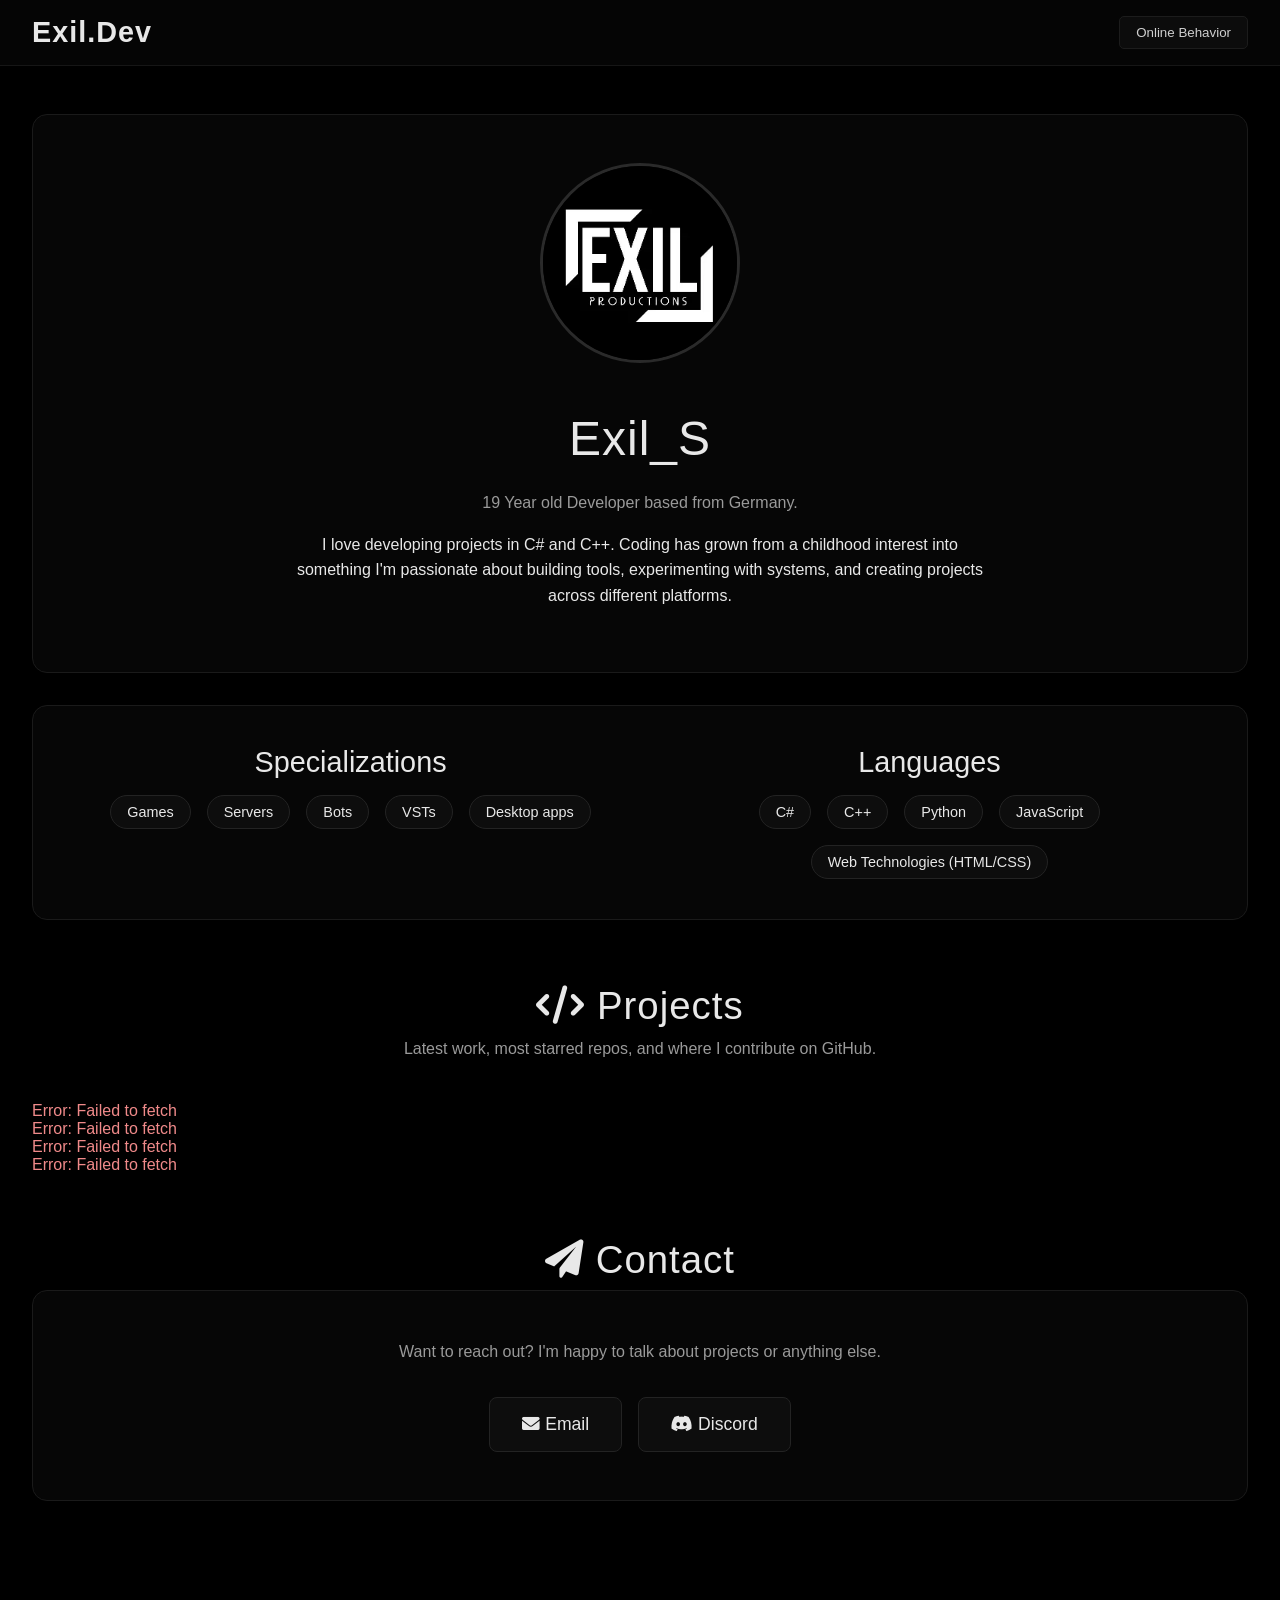
<file: index.html>
<!DOCTYPE html>
<html lang="en">
<head>
    <meta charset="UTF-8" />
    <meta name="viewport" content="width=device-width, initial-scale=1.0" />
    <title>Exil.Dev</title>
    <link rel="stylesheet" href="https://cdnjs.cloudflare.com/ajax/libs/font-awesome/6.0.0/css/all.min.css" />
    <link rel="stylesheet" href="css/style.css" />
</head>
<body>

    <header>
        <h1>Exil.Dev</h1>
        <nav>
            <button onclick="window.location.href='onlinebehavior/'">Online Behavior</button>
        </nav>
    </header>

    <main>
        <section id="about" class="active">
            <div class="profile">
                <img src="Content/ProfilePicture.webp" alt="Profile Picture" />
                <div class="profile-info">
                    <h2>Exil_S</h2>
                    <p>19 Year old Developer based from Germany.</p>
                    <p>I love developing projects in C# and C++. Coding has grown from a childhood interest into something I'm passionate about building tools, experimenting with systems, and creating projects across different platforms.</p>
                </div>
            </div>
            <div class="cards boxes">
                <div class="specializations">
                    <h3>Specializations</h3>
                    <ul>
                        <li>Games</li>
                        <li>Servers</li>
                        <li>Bots</li>
                        <li>VSTs</li>
                        <li>Desktop apps</li>
                    </ul>
                </div>
                <div class="languages">
                    <h3>Languages</h3>
                    <ul>
                        <li>C#</li>
                        <li>C++</li>
                        <li>Python</li>
                        <li>JavaScript</li>
                        <li>Web Technologies (HTML/CSS)</li>
                    </ul>
                </div>
            </div>
        </section>

        <section id="projects">
            <h2 class="section-title"><i class="fas fa-code"></i> Projects</h2>
            <p class="section-subtitle">Latest work, most starred repos, and where I contribute on GitHub.</p>
            <div id="stats-content"></div>
            <div id="project-content"></div>
            <div id="starred-content"></div>
            <div id="contributed-content"></div>
        </section>

        <section id="contact">
            <h2 class="section-title"><i class="fas fa-paper-plane"></i> Contact</h2>
            <div class="contact-container">
                <p class="section-subtitle">Want to reach out? I'm happy to talk about projects or anything else.</p>
                <div class="contact">
                    <a id="email-link"><i class="fas fa-envelope"></i> Email</a>
                    <a href="https://discord.gg/yjyvpDHPck" target="_blank"><i class="fab fa-discord"></i> Discord</a>
                </div>
            </div>
        </section>
    </main>

    <script src="js/main.js"></script>
    <script src="js/repos.js"></script>

</body>
</html>
</file>
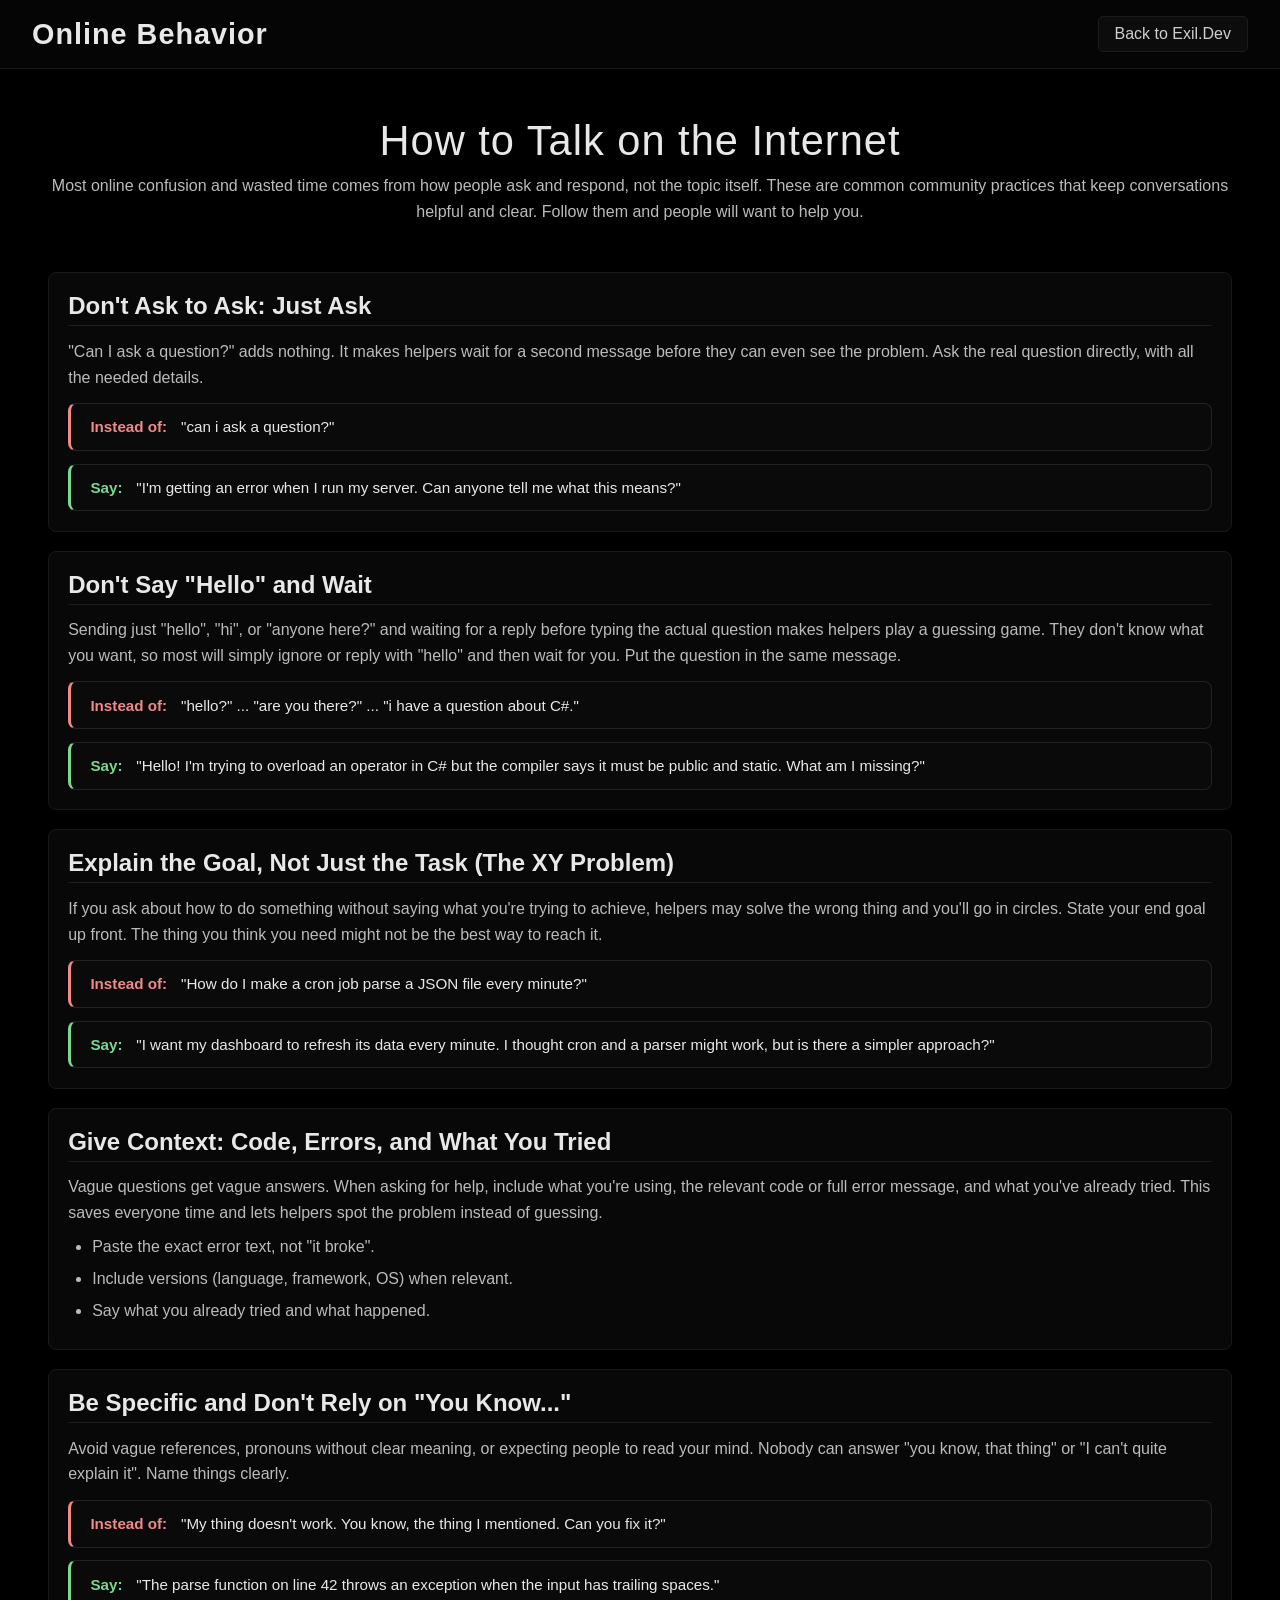
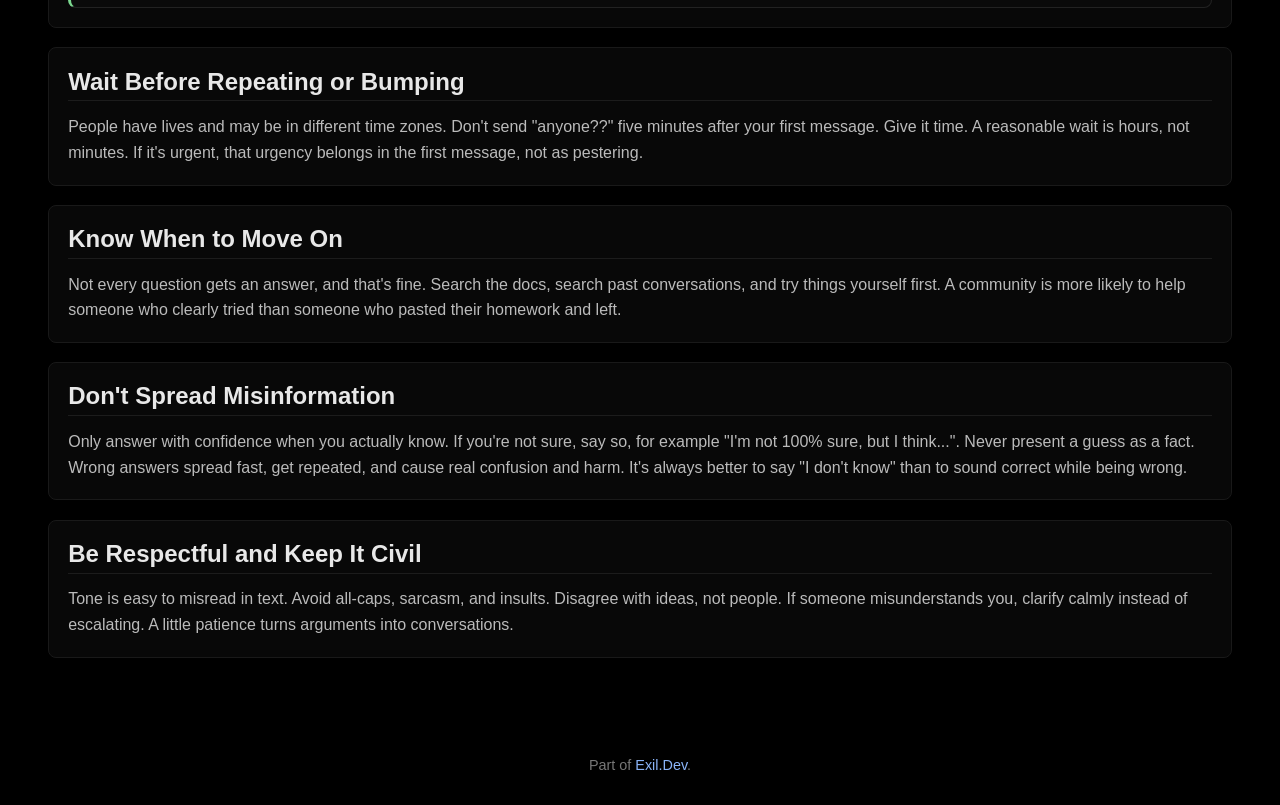
<file: onlinebehavior/index.html>
<!DOCTYPE html>
<html lang="en">
<head>
<meta charset="UTF-8">
<meta name="viewport" content="width=device-width, initial-scale=1.0">
<title>Online Behavior · Exil.Dev</title>
<style>
    * { margin: 0; padding: 0; box-sizing: border-box; font-family: 'Segoe UI', sans-serif; }

    :root { color-scheme: dark; }

    body {
        background: #000;
        color: #e8e8e8;
        min-height: 100vh;
    }

    header {
        background: #050505;
        border-bottom: 1px solid #161616;
        padding: 1rem 2rem;
        display: flex;
        align-items: center;
        justify-content: space-between;
        position: sticky;
        top: 0;
        z-index: 100;
    }

    header h1 { font-size: 1.8rem; letter-spacing: 1px; }

    nav {
        display: flex;
        gap: 0.5rem;
    }

    nav a {
        background: #0c0c0c;
        border: 1px solid #1c1c1c;
        color: #cfcfcf;
        padding: 0.5rem 1rem;
        cursor: pointer;
        border-radius: 5px;
        transition: 0.2s all;
        text-decoration: none;
    }

    nav a:hover { background: #191919; color: #fff; border-color: #333; }

    main { padding: 3rem; max-width: 1400px; margin: auto; }

    h2 {
        font-size: 2.6rem;
        font-weight: 300;
        letter-spacing: 1px;
        text-align: center;
        margin-bottom: 0.5rem;
    }

    .subtitle {
        text-align: center;
        color: #bbb;
        line-height: 1.6;
        margin-bottom: 3rem;
    }

    .rule {
        background: #080808;
        border: 1px solid #191919;
        padding: 1.2rem;
        border-radius: 8px;
        margin-bottom: 1.2rem;
    }

    .rule h3 {
        font-size: 1.5rem;
        margin-bottom: 0.8rem;
        border-bottom: 1px solid #1c1c1c;
        padding-bottom: 0.3rem;
    }

    .rule p, .rule li { line-height: 1.6; color: #bbb; }
    .rule ul { padding-left: 1.5rem; margin-top: 0.5rem; }
    .rule li { margin-bottom: 0.4rem; }

    .good { color: #7bd88f; font-weight: 600; }
    .bad { color: #f08a8a; font-weight: 600; }

    .example {
        background: #0a0a0a;
        border: 1px solid #222;
        border-radius: 8px;
        padding: 0.9rem 1.2rem;
        margin-top: 0.8rem;
        font-size: 0.95rem;
    }

    .example .label { margin-right: 0.6rem; font-weight: 600; }
    .example.bad-example { border-left: 3px solid #f08a8a; }
    .example.good-example { border-left: 3px solid #7bd88f; }

    footer {
        text-align: center;
        padding: 2rem;
        color: #777;
        font-size: 0.9rem;
    }

    footer a { color: #8ab4f8; text-decoration: none; }
    footer a:hover { text-decoration: underline; }

    @media(max-width: 768px) {
        main { padding: 2rem 1rem; }
        .subtitle { margin-bottom: 2rem; }
        header { flex-direction: column; gap: 0.5rem; text-align: center; }
        nav { flex-wrap: wrap; justify-content: center; }
    }
</style>
</head>
<body>

<header>
    <h1>Online Behavior</h1>
    <nav>
        <a href="/">Back to Exil.Dev</a>
    </nav>
</header>

<main>

    <h2>How to Talk on the Internet</h2>
    <p class="subtitle">Most online confusion and wasted time comes from how people ask and respond, not the topic itself. These are common community practices that keep conversations helpful and clear. Follow them and people will want to help you.</p>

    <div class="rule">
        <h3>Don't Ask to Ask: Just Ask</h3>
        <p>"Can I ask a question?" adds nothing. It makes helpers wait for a second message before they can even see the problem. Ask the real question directly, with all the needed details.</p>
        <div class="example bad-example"><span class="label bad">Instead of:</span> "can i ask a question?"</div>
        <div class="example good-example"><span class="label good">Say:</span> "I'm getting an error when I run my server. Can anyone tell me what this means?"</div>
    </div>

    <div class="rule">
        <h3>Don't Say "Hello" and Wait</h3>
        <p>Sending just "hello", "hi", or "anyone here?" and waiting for a reply before typing the actual question makes helpers play a guessing game. They don't know what you want, so most will simply ignore or reply with "hello" and then wait for you. Put the question in the same message.</p>
        <div class="example bad-example"><span class="label bad">Instead of:</span> "hello?" ... "are you there?" ... "i have a question about C#."</div>
        <div class="example good-example"><span class="label good">Say:</span> "Hello! I'm trying to overload an operator in C# but the compiler says it must be public and static. What am I missing?"</div>
    </div>

    <div class="rule">
        <h3>Explain the Goal, Not Just the Task (The XY Problem)</h3>
        <p>If you ask about how to do something without saying what you're trying to achieve, helpers may solve the wrong thing and you'll go in circles. State your end goal up front. The thing you think you need might not be the best way to reach it.</p>
        <div class="example bad-example"><span class="label bad">Instead of:</span> "How do I make a cron job parse a JSON file every minute?"</div>
        <div class="example good-example"><span class="label good">Say:</span> "I want my dashboard to refresh its data every minute. I thought cron and a parser might work, but is there a simpler approach?"</div>
    </div>

    <div class="rule">
        <h3>Give Context: Code, Errors, and What You Tried</h3>
        <p>Vague questions get vague answers. When asking for help, include what you're using, the relevant code or full error message, and what you've already tried. This saves everyone time and lets helpers spot the problem instead of guessing.</p>
        <ul>
            <li>Paste the exact error text, not "it broke".</li>
            <li>Include versions (language, framework, OS) when relevant.</li>
            <li>Say what you already tried and what happened.</li>
        </ul>
    </div>

    <div class="rule">
        <h3>Be Specific and Don't Rely on "You Know..."</h3>
        <p>Avoid vague references, pronouns without clear meaning, or expecting people to read your mind. Nobody can answer "you know, that thing" or "I can't quite explain it". Name things clearly.</p>
        <div class="example bad-example"><span class="label bad">Instead of:</span> "My thing doesn't work. You know, the thing I mentioned. Can you fix it?"</div>
        <div class="example good-example"><span class="label good">Say:</span> "The parse function on line 42 throws an exception when the input has trailing spaces."</div>
    </div>

    <div class="rule">
        <h3>Wait Before Repeating or Bumping</h3>
        <p>People have lives and may be in different time zones. Don't send "anyone??" five minutes after your first message. Give it time. A reasonable wait is hours, not minutes. If it's urgent, that urgency belongs in the first message, not as pestering.</p>
    </div>

    <div class="rule">
        <h3>Know When to Move On</h3>
        <p>Not every question gets an answer, and that's fine. Search the docs, search past conversations, and try things yourself first. A community is more likely to help someone who clearly tried than someone who pasted their homework and left.</p>
    </div>

    <div class="rule">
        <h3>Don't Spread Misinformation</h3>
        <p>Only answer with confidence when you actually know. If you're not sure, say so, for example "I'm not 100% sure, but I think...". Never present a guess as a fact. Wrong answers spread fast, get repeated, and cause real confusion and harm. It's always better to say "I don't know" than to sound correct while being wrong.</p>
    </div>

    <div class="rule">
        <h3>Be Respectful and Keep It Civil</h3>
        <p>Tone is easy to misread in text. Avoid all-caps, sarcasm, and insults. Disagree with ideas, not people. If someone misunderstands you, clarify calmly instead of escalating. A little patience turns arguments into conversations.</p>
    </div>

</main>

<footer>
    <p>Part of <a href="/">Exil.Dev</a>.</p>
</footer>

</body>
</html>
</file>
<file: css/style.css>
* { margin: 0; padding: 0; box-sizing: border-box; font-family: 'Segoe UI', sans-serif; }

:root { color-scheme: dark; }

html { scroll-behavior: smooth; }

body {
    background: #000;
    color: #e8e8e8;
    min-height: 100vh;
}

header {
    background: #050505;
    border-bottom: 1px solid #161616;
    padding: 1rem 2rem;
    display: flex;
    align-items: center;
    justify-content: space-between;
    position: sticky;
    top: 0;
    z-index: 100;
}

header h1 { font-size: 1.8rem; letter-spacing: 1px; }

nav {
    display: flex;
    gap: 0.5rem;
}

nav button {
    background: #0c0c0c;
    border: 1px solid #1c1c1c;
    color: #cfcfcf;
    padding: 0.5rem 1rem;
    cursor: pointer;
    border-radius: 5px;
    transition: 0.2s all;
}

<nav button:hover { background: #191919; color: #fff; border-color: #333; }

@media(max-width: 768px) {
    nav { flex-wrap: wrap; justify-content: center; }
}

main { padding: 3rem 2rem; max-width: 1400px; margin: auto; }

section { display: block; scroll-margin-top: 90px; margin-bottom: 4rem; }
section.active { display: block; }

@keyframes fadeIn { from { opacity: 0; transform: translateY(10px); } to { opacity: 1; transform: translateY(0); } }
section { animation: fadeIn 0.3s ease-in-out; }

.section-title {
    font-size: 2.4rem;
    font-weight: 300;
    letter-spacing: 1px;
    text-align: center;
    margin-bottom: 0.5rem;
}

.section-subtitle {
    text-align: center;
    color: #9a9a9a;
    line-height: 1.6;
    margin-bottom: 2.5rem;
    max-width: 700px;
    margin-left: auto;
    margin-right: auto;
}

.section-subtitle code { color: #e8e8e8; background: #0d0d0d; padding: 0.1rem 0.4rem; border-radius: 4px; }

.cards { background: #060606; border: 1px solid #1a1a1a; border-radius: 15px; }

.profile {
    display: flex;
    flex-direction: column;
    align-items: center;
    text-align: center;
    gap: 2rem;
    background: #060606;
    border: 1px solid #1a1a1a;
    padding: 3rem 2rem;
    border-radius: 15px;
    margin-bottom: 2rem;
    box-shadow: 0 4px 30px rgba(0,0,0,0.6);
}

.profile img { width: 200px; height: 200px; border-radius: 50%; object-fit: cover; border: 3px solid #2a2a2a; margin-bottom: 1rem; }

.profile-info h2 { font-size: 3rem; margin-bottom: 1.5rem; font-weight: 300; letter-spacing: 1px; }
.profile-info p { margin-bottom: 1rem; line-height: 1.6; max-width: 700px; }
.profile-info p:first-of-type { color: #9a9a9a; }

.boxes {
    display: grid;
    grid-template-columns: repeat(auto-fit, minmax(280px, 1fr));
    gap: 1.5rem;
    padding: 2.5rem;
    margin-bottom: 2rem;
}

.specializations, .languages {
    text-align: center;
}

.specializations h3, .languages h3 { font-size: 1.8rem; margin-bottom: 1rem; font-weight: 300; }
.specializations ul, .languages ul { list-style: none; display: flex; flex-wrap: wrap; justify-content: center; gap: 1rem; }
.specializations ul li, .languages ul li { background: #0d0d0d; border: 1px solid #232323; padding: 0.5rem 1rem; border-radius: 20px; font-size: 0.9rem; }

/* ---- Sets ---- */

.sets-grid { display: grid; grid-template-columns: repeat(auto-fit, minmax(300px, 1fr)); gap: 1rem; }

.set-card {
    background: #080808;
    border: 1px solid #191919;
    border-radius: 10px;
    padding: 1.2rem;
    display: flex;
    flex-direction: column;
    gap: 1rem;
    transition: border-color 0.2s;
}

.set-card:hover { border-color: #2e2e2e; }

.set-cover {
    width: 100%;
    aspect-ratio: 1 / 1;
    object-fit: cover;
    border-radius: 6px;
    border: 1px solid #191919;
}

.set-card h4 { font-size: 1.2rem; }
.set-card .set-desc { color: #9a9a9a; font-size: 0.9rem; }
.set-card audio { width: 100%; }
.set-card button {
    background: #0d0d0d;
    border: 1px solid #232323;
    color: #e8e8e8;
    padding: 0.5rem 1rem;
    border-radius: 6px;
    cursor: pointer;
    transition: 0.2s all;
    align-self: flex-start;
}

.set-card button:hover { background: #1a1a1a; border-color: #3a3a3a; }

.hint { color: #8a8a8a; text-align: center; padding: 2rem 0; line-height: 1.6; }
.hint.error { color: #f08a8a; }
.hint code { color: #e8e8e8; background: #0d0d0d; padding: 0.1rem 0.4rem; border-radius: 4px; }

/* ---- Projects ---- */

.project-category { margin-bottom: 2rem; }
.project-category h3 {
    font-size: 1.5rem;
    margin-bottom: 1rem;
    border-bottom: 1px solid #1c1c1c;
    padding-bottom: 0.3rem;
    font-weight: 400;
}

.project-container { display: grid; grid-template-columns: repeat(auto-fit,minmax(280px,1fr)); gap: 1rem; }

.project {
    background: #080808;
    border: 1px solid #191919;
    padding: 1rem;
    border-radius: 8px;
    transition: transform 0.2s, border-color 0.2s;
}

.project:hover { transform: translateY(-5px); border-color: #2e2e2e; }

.project h4 { font-size: 1.2rem; margin-bottom: 0.3rem; }
.project p { margin-bottom: 0.5rem; }

.project button {
    background: #0d0d0d;
    border: 1px solid #232323;
    color: #e8e8e8;
    padding: 0.3rem 0.7rem;
    border-radius: 4px;
    cursor: pointer;
    transition: 0.2s all;
    margin-right: 0.3rem;
    margin-top: 0.5rem;
}

.project button:hover { background: #1a1a1a; border-color: #3a3a3a; }

/* ---- Contact ---- */

.contact-container {
    background: #060606;
    border: 1px solid #1a1a1a;
    padding: 3rem;
    border-radius: 15px;
    box-shadow: 0 4px 30px rgba(0,0,0,0.6);
}

.contact-container .section-subtitle { margin-bottom: 2rem; }

.contact {
    display: flex;
    justify-content: center;
    gap: 1rem;
}

.contact a {
    display: inline-block;
    background: #0d0d0d;
    border: 1px solid #232323;
    padding: 1rem 2rem;
    color: #e8e8e8;
    border-radius: 8px;
    text-decoration: none;
    transition: 0.2s all;
    font-size: 1.1rem;
}

.contact a:hover { background: #1a1a1a; border-color: #3a3a3a; transform: translateY(-2px); }

@media(max-width: 768px) {
    main { padding: 2rem 1rem; }
}
</file>
